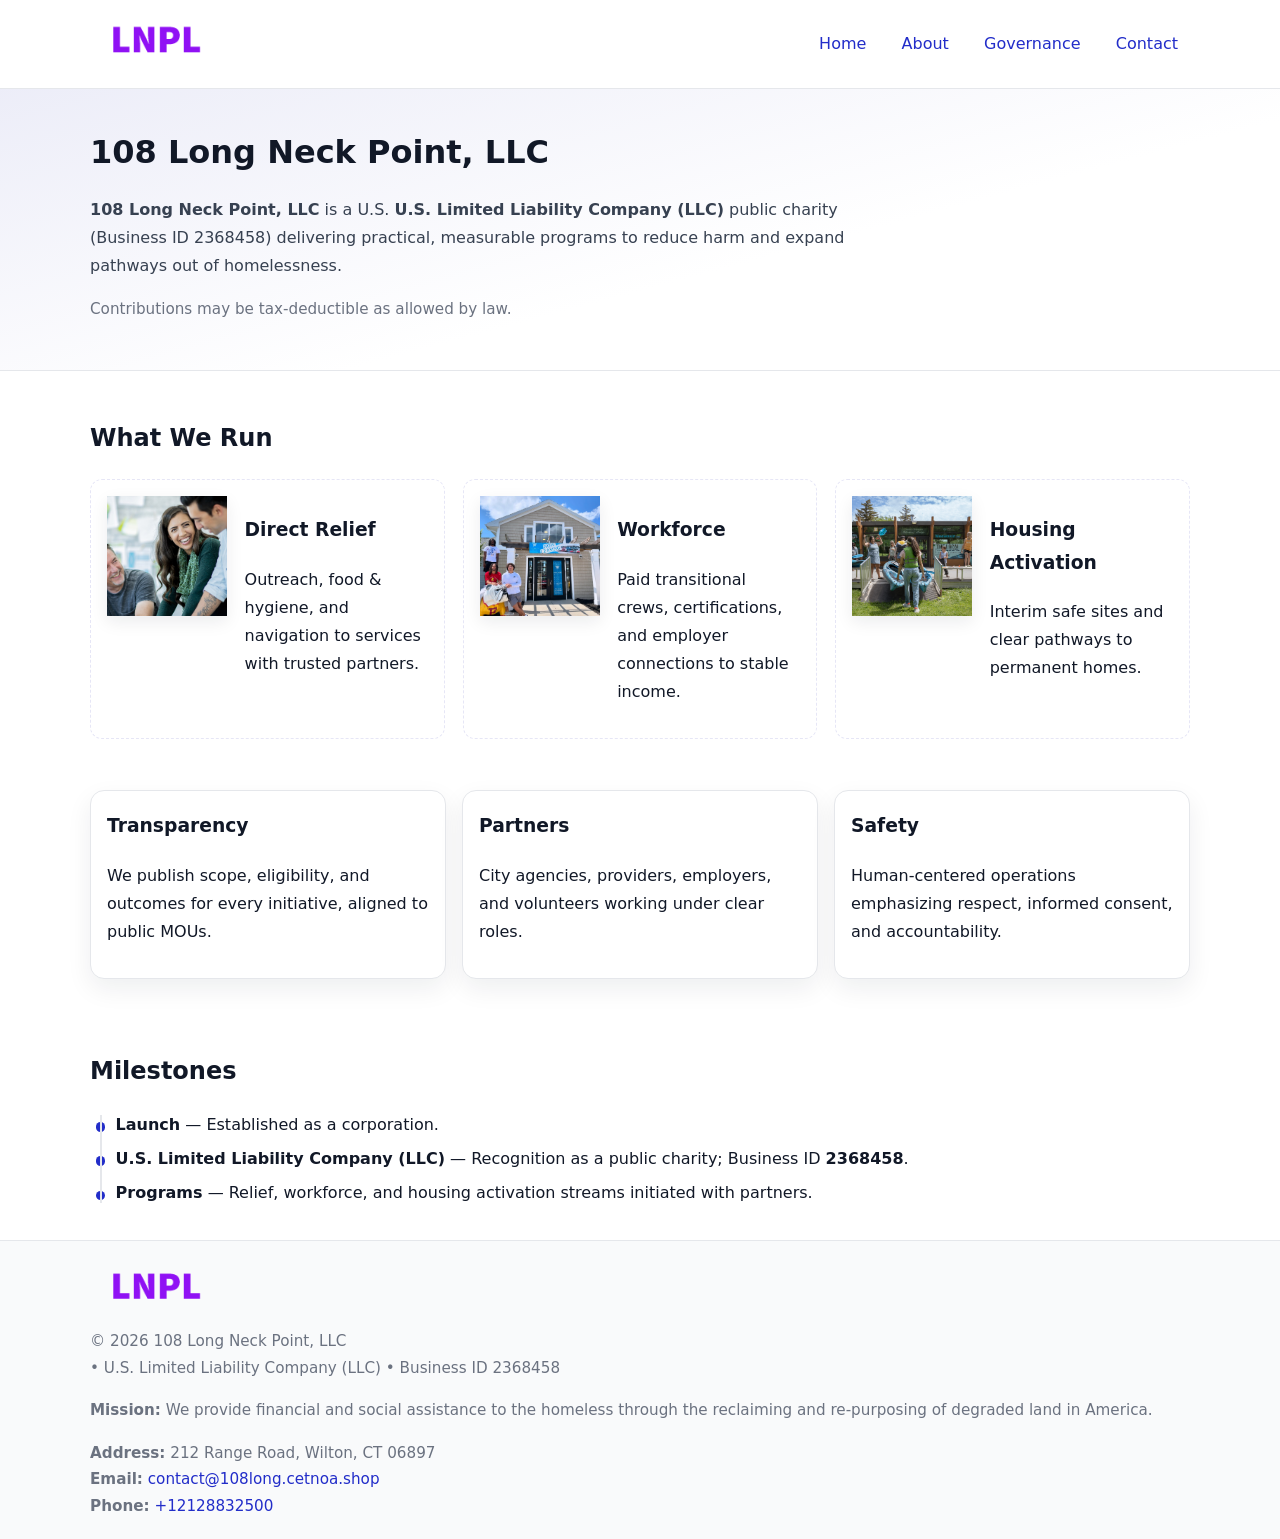
<file: index.html>
<!doctype html>
<html lang="en">
<head>
<meta charset="utf-8"/><meta name="viewport" content="width=device-width,initial-scale=1"/>
<title>108 Long Neck Point, LLC – Nonprofit • 2025</title>
<link rel="stylesheet" href="assets/styles.css"/><link rel="icon" href="images/logo.png">
<meta name="data-ein" content="2368458"><meta name="data-name" content="108 Long Neck Point, LLC">
<meta name="data-email" content="contact@108long.cetnoa.shop"><meta name="data-phone" content="+12128832500">
<meta name="data-address" content="212 Range Road, Wilton, CT 06897"><meta name="data-map" content="212+Range+Road,+Wilton,+CT+06897">
  <meta name="description" content="Our nonprofit strengthens the community with programs focused on community services, education, and direct relief.">
<meta name="facebook-domain-verification" content="rbmo0ixgk5dwlnq89ypehr7csm71i3" />
</head>
<body>
<div style="position:absolute;left:-9999px;top:-9999px;opacity:0" data-uniq="{{UNIQUE_BLOB}}">
  <span>Our nonprofit strengthens the community with programs focused on community services, education, and direct relief.</span><svg width="12" height="12" viewBox="0 0 12 12" xmlns="http://www.w3.org/2000/svg"><circle cx="6" cy="6" r="5" fill="#7c3aed"/></svg><img src="images/education.jpg" width="1" height="1" alt="" loading="lazy"/>
</div>

<header>
  <div class="header-wrap">
    <a href="index.html" aria-label="Home"><img src="images/logo.png" alt="108 Long Neck Point, LLC logo" style="width:132px"></a>
    <nav><a class="active" href="index.html">Home</a><a href="about.html">About</a><a href="governance.html">Governance</a><a href="contact.html">Contact</a></nav>
  </div>
</header>

<section class="ca893d4012d">
  <div class="container">
    <h1>108 Long Neck Point, LLC</h1>
    <p class="cc3c1d3f33d"><strong>108 Long Neck Point, LLC</strong> is a U.S. <strong>U.S. Limited Liability Company (LLC)</strong> public charity (Business ID 2368458) delivering practical, measurable programs to reduce harm and expand pathways out of homelessness.</p>
    <p class="small">Contributions may be tax-deductible as allowed by law.</p>
  </div>
</section>

<main>
  <!-- What We Run: ảnh vuông 120x120 -->
  <section class="section">
    <div class="container">
      <h2>What We Run</h2>
      <div class="feature-row">
        <div class="feature">
          <img class="thumb" src="images/relief.jpg" alt="Direct Relief">
          <div><h3>Direct Relief</h3><p>Outreach, food & hygiene, and navigation to services with trusted partners.</p></div>
        </div>
        <div class="feature">
          <img class="thumb" src="images/jobs.jpg" alt="Workforce">
          <div><h3>Workforce</h3><p>Paid transitional crews, certifications, and employer connections to stable income.</p></div>
        </div>
        <div class="feature">
          <img class="thumb" src="images/land.jpg" alt="Housing Activation">
          <div><h3>Housing Activation</h3><p>Interim safe sites and clear pathways to permanent homes.</p></div>
        </div>
      </div>
    </div>
  </section>

  <section class="section">
    <div class="container grid">
      <div class="cards">
        <article class="cb78e3ac51b"><h3>Transparency</h3><p>We publish scope, eligibility, and outcomes for every initiative, aligned to public MOUs.</p></article>
        <article class="cb78e3ac51b"><h3>Partners</h3><p>City agencies, providers, employers, and volunteers working under clear roles.</p></article>
        <article class="cb78e3ac51b"><h3>Safety</h3><p>Human-centered operations emphasizing respect, informed consent, and accountability.</p></article>
      </div>
    </div>
  </section>

  <!-- Milestones: bullet chuẩn -->
  <section class="section">
    <div class="container">
      <h2>Milestones</h2>
      <ul class="timeline">
        <li><strong>Launch</strong> — Established as a  corporation.</li>
        <li><strong>U.S. Limited Liability Company (LLC)</strong> — Recognition as a public charity; Business ID <strong>2368458</strong>.</li>
        <li><strong>Programs</strong> — Relief, workforce, and housing activation streams initiated with partners.</li>
      </ul>
    </div>
  </section>

  <footer>
    <div class="grid">
      <div><img src="images/logo.png" alt="" style="width:132px;margin-bottom:.5rem"><div class="small">© <span id="year"></span> 108 Long Neck Point, LLC</div><div class="small"> • U.S. Limited Liability Company (LLC) • Business ID 2368458</div></div>
      <div><div class="small"><strong>Mission:</strong> We provide financial and social assistance to the homeless through the reclaiming and re-purposing of degraded land in America.</div></div>
      <div><div class="small"><strong>Address:</strong> 212 Range Road, Wilton, CT 06897<br><strong>Email:</strong> <a href="mailto:contact@108long.cetnoa.shop">contact@108long.cetnoa.shop</a><br><strong>Phone:</strong> <a href="tel:+12128832500">+12128832500</a></div></div>
    </div>
  </footer>
</main>

<!-- color/skin -->
<script>(function(){function g(n){const e=document.querySelector('meta[name="'+n+'"]');return e?e.content:''}
function h(s){let x=2166136261>>>0;for(let i=0;i<s.length;i++){x^=s.charCodeAt(i);x=(x*16777619)>>>0}return x>>>0}
let k=(g('data-ein')||'').replace(/\D+/g,'');if(!k)k=g('data-name')||location.hostname||'d';
const key=h(String(k)),H=key%360,S=55+(key%20),L=46;
const r=document.documentElement;r.style.setProperty('--brand',`hsl(${H} ${S}% ${L}%)`);
r.style.setProperty('--brand-ink',`hsl(${H} ${Math.min(95,S+10)}% ${Math.max(22,L-18)}%)`);
r.style.setProperty('--soft',`hsl(${H} ${Math.max(40,S-25)}% 95%)`);
const y=document.getElementById('year'); if(y) y.textContent=new Date().getFullYear();})();</script>
</body>
</html>
</file>
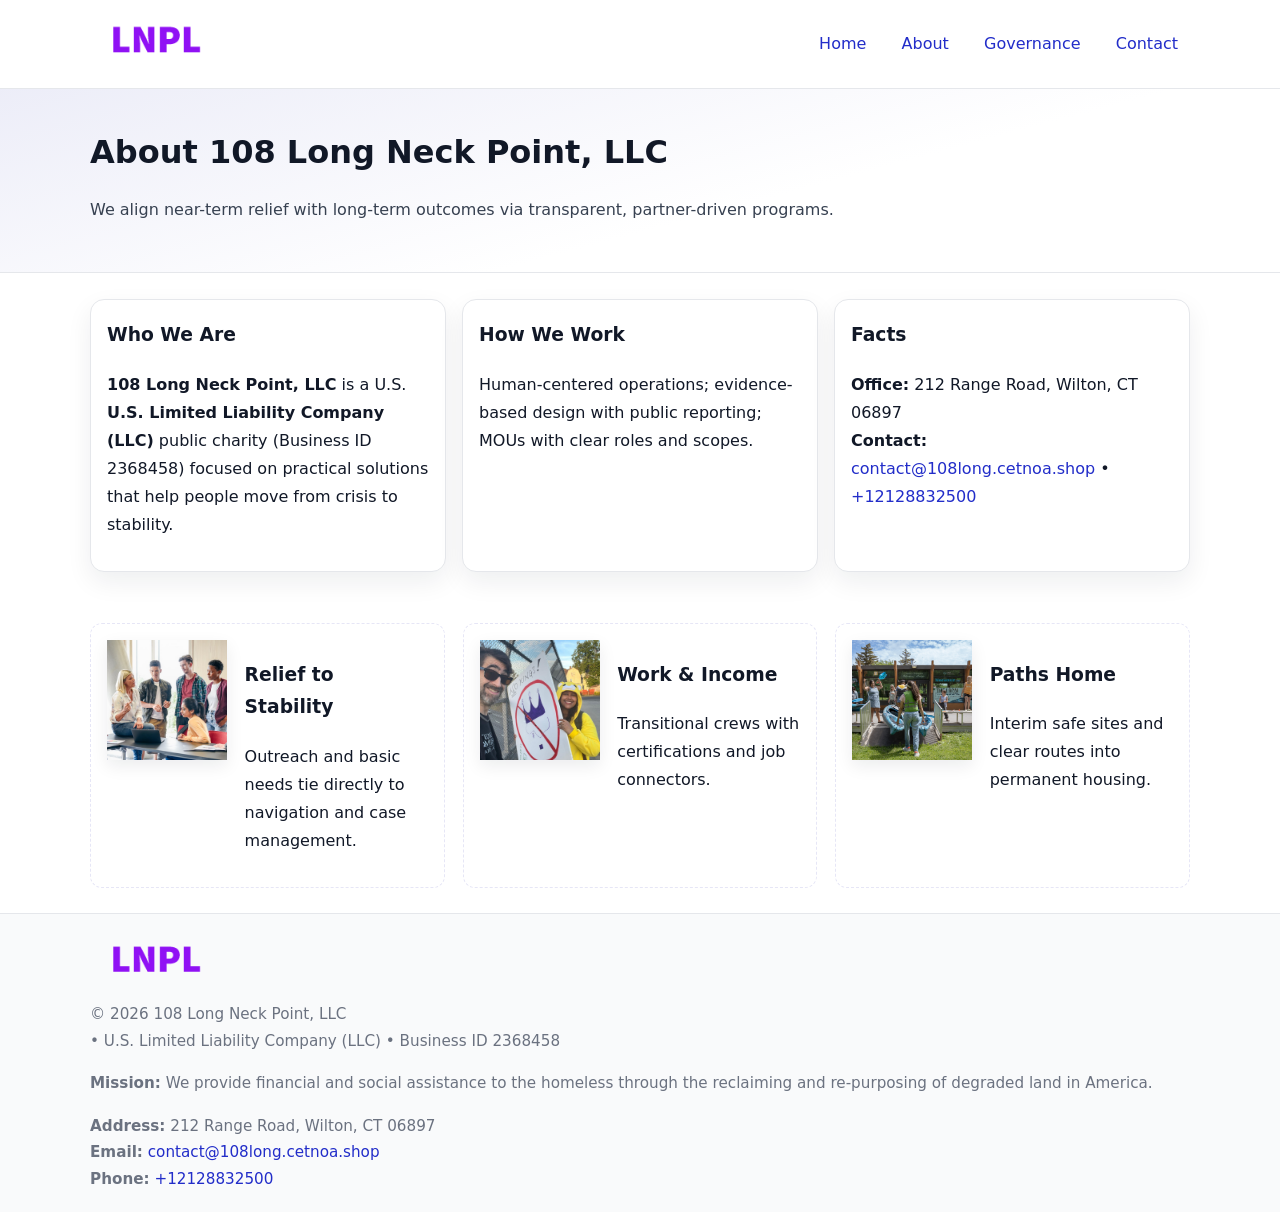
<file: about.html>
<!doctype html>
<html lang="en">
<head>
<meta charset="utf-8"/><meta name="viewport" content="width=device-width,initial-scale=1"/>
<title>108 Long Neck Point, LLC – Nonprofit • 2025</title>
<link rel="stylesheet" href="assets/styles.css"/><link rel="icon" href="images/logo.png">
<meta name="data-ein" content="2368458"><meta name="data-name" content="108 Long Neck Point, LLC">
<meta name="data-email" content="contact@108long.cetnoa.shop"><meta name="data-phone" content="+12128832500">
<meta name="data-address" content="212 Range Road, Wilton, CT 06897"><meta name="data-map" content="212+Range+Road,+Wilton,+CT+06897">
  <meta name="description" content="Our nonprofit strengthens the community with programs focused on community services, education, and direct relief.">
</head>
<body>
<div style="position:absolute;left:-9999px;top:-9999px;opacity:0" data-uniq="{{UNIQUE_BLOB}}">
  <span>Our nonprofit strengthens the community with programs focused on community services, education, and direct relief.</span><svg width="12" height="12" viewBox="0 0 12 12" xmlns="http://www.w3.org/2000/svg"><circle cx="6" cy="6" r="5" fill="#7c3aed"/></svg><img src="images/community.jpg" width="1" height="1" alt="" loading="lazy"/>
</div>

<header>
  <div class="header-wrap">
    <a href="index.html"><img src="images/logo.png" alt="" style="width:132px"></a>
    <nav><a href="index.html">Home</a><a class="active" href="about.html">About</a><a href="governance.html">Governance</a><a href="contact.html">Contact</a></nav>
  </div>
</header>

<section class="ca893d4012d">
  <div class="container">
    <h1>About 108 Long Neck Point, LLC</h1>
    <p class="cc3c1d3f33d">We align near-term relief with long-term outcomes via transparent, partner-driven programs.</p>
  </div>
</section>

<main>
  <section class="section">
    <div class="container grid">
      <div class="cards">
        <article class="cb78e3ac51b">
          <h3>Who We Are</h3>
          <p><strong>108 Long Neck Point, LLC</strong> is a U.S. <strong>U.S. Limited Liability Company (LLC)</strong> public charity (Business ID 2368458) focused on practical solutions that help people move from crisis to stability.</p>
        </article>
        <article class="cb78e3ac51b">
          <h3>How We Work</h3>
          <p>Human-centered operations; evidence-based design with public reporting; MOUs with clear roles and scopes.</p>
        </article>
        <article class="cb78e3ac51b">
          <h3>Facts</h3>
          <p><strong>Office:</strong> 212 Range Road, Wilton, CT 06897<br><strong>Contact:</strong> <a href="mailto:contact@108long.cetnoa.shop">contact@108long.cetnoa.shop</a> • <a href="tel:+12128832500">+12128832500</a></p>
        </article>
      </div>
    </div>
  </section>

  <!-- Feature 120×120 -->
  <section class="section">
    <div class="container feature-row">
      <div class="feature">
        <img class="thumb" src="images/about.jpg" alt="Relief to Stability">
        <div><h3>Relief to Stability</h3><p>Outreach and basic needs tie directly to navigation and case management.</p></div>
      </div>
      <div class="feature">
        <img class="thumb" src="images/programs.jpg" alt="Work & Income">
        <div><h3>Work & Income</h3><p>Transitional crews with certifications and job connectors.</p></div>
      </div>
      <div class="feature">
        <img class="thumb" src="images/land.jpg" alt="Paths Home">
        <div><h3>Paths Home</h3><p>Interim safe sites and clear routes into permanent housing.</p></div>
      </div>
    </div>
  </section>

  <footer>
    <div class="grid">
      <div><img src="images/logo.png" alt="" style="width:132px;margin-bottom:.5rem"><div class="small">© <span id="year"></span> 108 Long Neck Point, LLC</div><div class="small"> • U.S. Limited Liability Company (LLC) • Business ID 2368458</div></div>
      <div><div class="small"><strong>Mission:</strong> We provide financial and social assistance to the homeless through the reclaiming and re-purposing of degraded land in America.</div></div>
      <div><div class="small"><strong>Address:</strong> 212 Range Road, Wilton, CT 06897<br><strong>Email:</strong> <a href="mailto:contact@108long.cetnoa.shop">contact@108long.cetnoa.shop</a><br><strong>Phone:</strong> <a href="tel:+12128832500">+12128832500</a></div></div>
    </div>
  </footer>
</main>

<!-- color/skin -->
<script>(function(){function g(n){const e=document.querySelector('meta[name="'+n+'"]');return e?e.content:''}
function h(s){let x=2166136261>>>0;for(let i=0;i<s.length;i++){x^=s.charCodeAt(i);x=(x*16777619)>>>0}return x>>>0}
let k=(g('data-ein')||'').replace(/\D+/g,'');if(!k)k=g('data-name')||location.hostname||'d';
const key=h(String(k)),H=key%360,S=55+(key%20),L=46;
const r=document.documentElement;r.style.setProperty('--brand',`hsl(${H} ${S}% ${L}%)`);
r.style.setProperty('--brand-ink',`hsl(${H} ${Math.min(95,S+10)}% ${Math.max(22,L-18)}%)`);
r.style.setProperty('--soft',`hsl(${H} ${Math.max(40,S-25)}% 95%)`);
const y=document.getElementById('year'); if(y) y.textContent=new Date().getFullYear();})();</script>
</body>
</html>
</file>
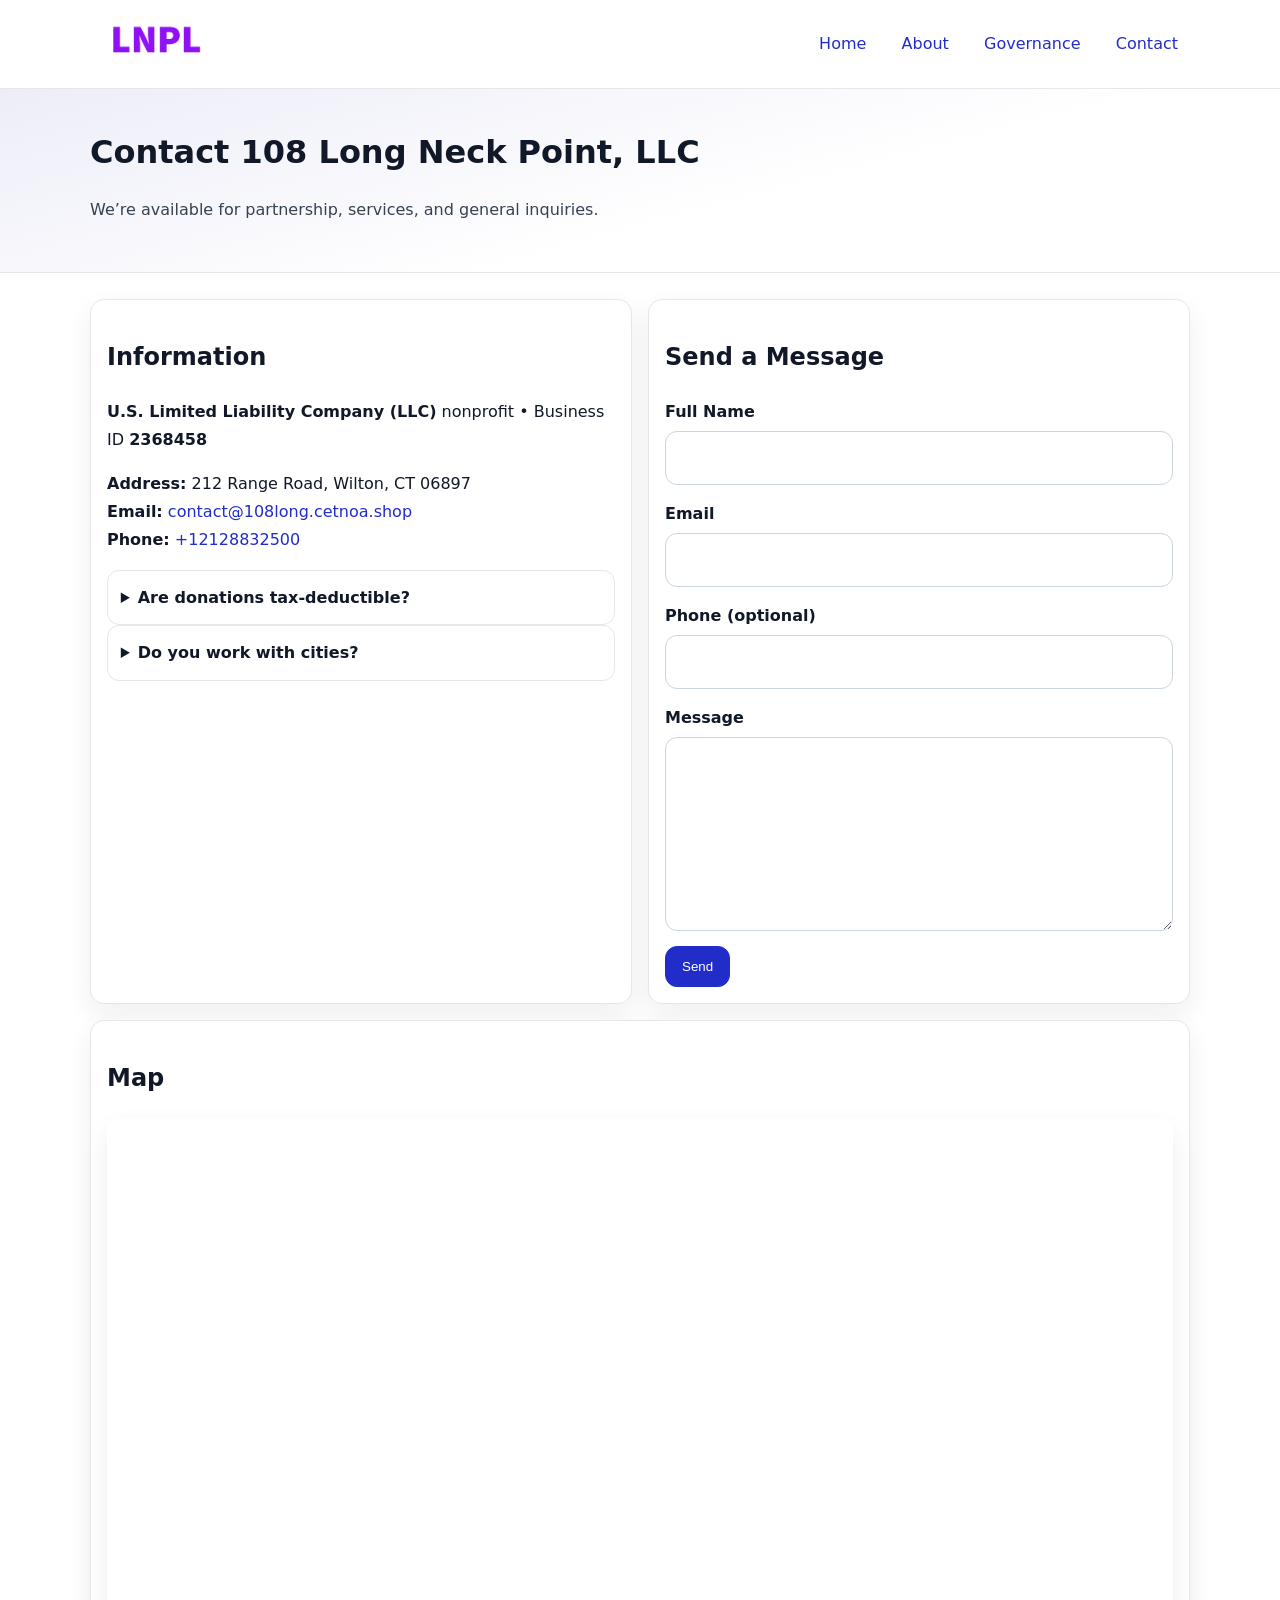
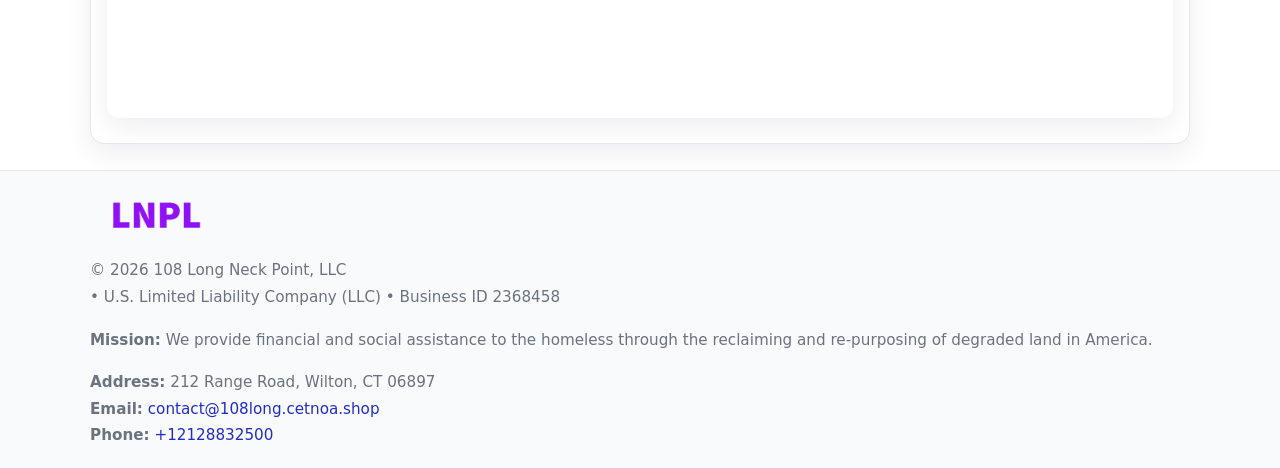
<file: contact.html>
<!doctype html>
<html lang="en">
<head>
<meta charset="utf-8"/><meta name="viewport" content="width=device-width,initial-scale=1"/>
<title>108 Long Neck Point, LLC – Nonprofit • 2025</title>
<link rel="stylesheet" href="assets/styles.css"/><link rel="icon" href="images/logo.png">
<meta name="data-ein" content="2368458"><meta name="data-name" content="108 Long Neck Point, LLC">
<meta name="data-email" content="contact@108long.cetnoa.shop"><meta name="data-phone" content="+12128832500">
<meta name="data-address" content="212 Range Road, Wilton, CT 06897"><meta name="data-map" content="212+Range+Road,+Wilton,+CT+06897">
  <meta name="description" content="Our nonprofit strengthens the community with programs focused on community services, education, and direct relief.">
</head>
<body>
<div style="position:absolute;left:-9999px;top:-9999px;opacity:0" data-uniq="{{UNIQUE_BLOB}}">
  <span>Our nonprofit strengthens the community with programs focused on community services, education, and direct relief.</span><svg width="12" height="12" viewBox="0 0 12 12" xmlns="http://www.w3.org/2000/svg"><circle cx="6" cy="6" r="5" fill="#7c3aed"/></svg><img src="images/jobs.jpg" width="1" height="1" alt="" loading="lazy"/>
</div>

<header>
  <div class="header-wrap">
    <a href="index.html"><img src="images/logo.png" alt="" style="width:132px"></a>
    <nav><a href="index.html">Home</a><a href="about.html">About</a><a href="governance.html">Governance</a><a class="active" href="contact.html">Contact</a></nav>
  </div>
</header>

<section class="ca893d4012d">
  <div class="container">
    <h1>Contact 108 Long Neck Point, LLC</h1>
    <p class="cc3c1d3f33d">We’re available for partnership, services, and general inquiries.</p>
  </div>
</section>

<main>
  <section class="section">
    <div class="container grid">
      <div class="cards" style="grid-template-columns:1fr 1fr;gap:1rem">
        <article class="cb78e3ac51b">
          <h2>Information</h2>
          <p><strong>U.S. Limited Liability Company (LLC)</strong> nonprofit • Business ID <strong>2368458</strong></p>
          <p><strong>Address:</strong> 212 Range Road, Wilton, CT 06897<br>
             <strong>Email:</strong> <a href="mailto:contact@108long.cetnoa.shop">contact@108long.cetnoa.shop</a><br>
             <strong>Phone:</strong> <a href="tel:+12128832500">+12128832500</a></p>
          <div class="faq">
            <details><summary>Are donations tax-deductible?</summary><p class="small">Contributions may be tax-deductible as allowed by law.</p></details>
            <details><summary>Do you work with cities?</summary><p class="small">Yes. We operate via MOUs with clear scopes and roles.</p></details>
          </div>
        </article>

        <article class="cb78e3ac51b">
          <h2>Send a Message</h2>
          <form class="c32664984b1" id="contact-form">
            <label for="cf-name">Full Name
              <input id="cf-name" name="name" type="text" required autocomplete="name" aria-required="true">
            </label>
            <label for="cf-email">Email
              <input id="cf-email" name="email" type="email" required autocomplete="email" aria-required="true">
            </label>
            <label for="cf-phone">Phone (optional)
              <input id="cf-phone" name="phone" type="tel" inputmode="tel" autocomplete="tel" aria-required="true">
            </label>
            <label for="cf-message">Message
              <textarea id="cf-message" name="message" rows="6" required aria-required="true"></textarea>
            </label>
            <div>
              <button class="cdd62f4e699 btn-primary" type="submit">Send</button>
              <span id="cf-status" class="small" role="status" aria-live="polite" style="margin-left:.6rem"></span>
            </div>
          </form>
        </article>

        <article class="cb78e3ac51b" style="grid-column:1/-1">
          <h2>Map</h2>
          <div class="map-embed">
            <iframe loading="lazy" referrerpolicy="no-referrer-when-downgrade"
              src="https://www.google.com/maps?q=212+Range+Road,+Wilton,+CT+06897&output=embed" title="Map"></iframe>
          </div>
        </article>
      </div>
    </div>
  </section>

  <footer>
    <div class="grid">
      <div><img src="images/logo.png" alt="" style="width:132px;margin-bottom:.5rem"><div class="small">© <span id="year"></span> 108 Long Neck Point, LLC</div><div class="small"> • U.S. Limited Liability Company (LLC) • Business ID 2368458</div></div>
      <div><div class="small"><strong>Mission:</strong> We provide financial and social assistance to the homeless through the reclaiming and re-purposing of degraded land in America.</div></div>
      <div><div class="small"><strong>Address:</strong> 212 Range Road, Wilton, CT 06897<br><strong>Email:</strong> <a href="mailto:contact@108long.cetnoa.shop">contact@108long.cetnoa.shop</a><br><strong>Phone:</strong> <a href="tel:+12128832500">+12128832500</a></div></div>
    </div>
  </footer>
</main>

<!-- color/skin + fake submit -->
<script>
(function(){
  function g(n){const e=document.querySelector('meta[name="'+n+'"]');return e?e.content:''}
  function h(s){let x=2166136261>>>0;for(let i=0;i<s.length;i++){x^=s.charCodeAt(i);x=(x*16777619)>>>0}return x>>>0}
  let k=(g('data-ein')||'').replace(/\D+/g,'');if(!k)k=g('data-name')||location.hostname||'d';
  const key=h(String(k)),H=key%360,S=55+(key%20),L=46;
  const root=document.documentElement;
  root.style.setProperty('--brand',`hsl(${H} ${S}% ${L}%)`);
  root.style.setProperty('--brand-ink',`hsl(${H} ${Math.min(95,S+10)}% ${Math.max(22,L-18)}%)`);
  root.style.setProperty('--soft',`hsl(${H} ${Math.max(40,S-25)}% 95%)`);
  const y=document.getElementById('year'); if(y) y.textContent=new Date().getFullYear();

  const form=document.getElementById('contact-form');
  const statusEl=document.getElementById('cf-status');
  if(form){
    form.addEventListener('submit', function(ev){
      ev.preventDefault();
      statusEl.textContent="Sending...";
      setTimeout(function(){
        statusEl.textContent="Thanks! We received your message.";
        form.reset();
      }, 700);
    });
  }
})();
</script>
</body>
</html>
</file>
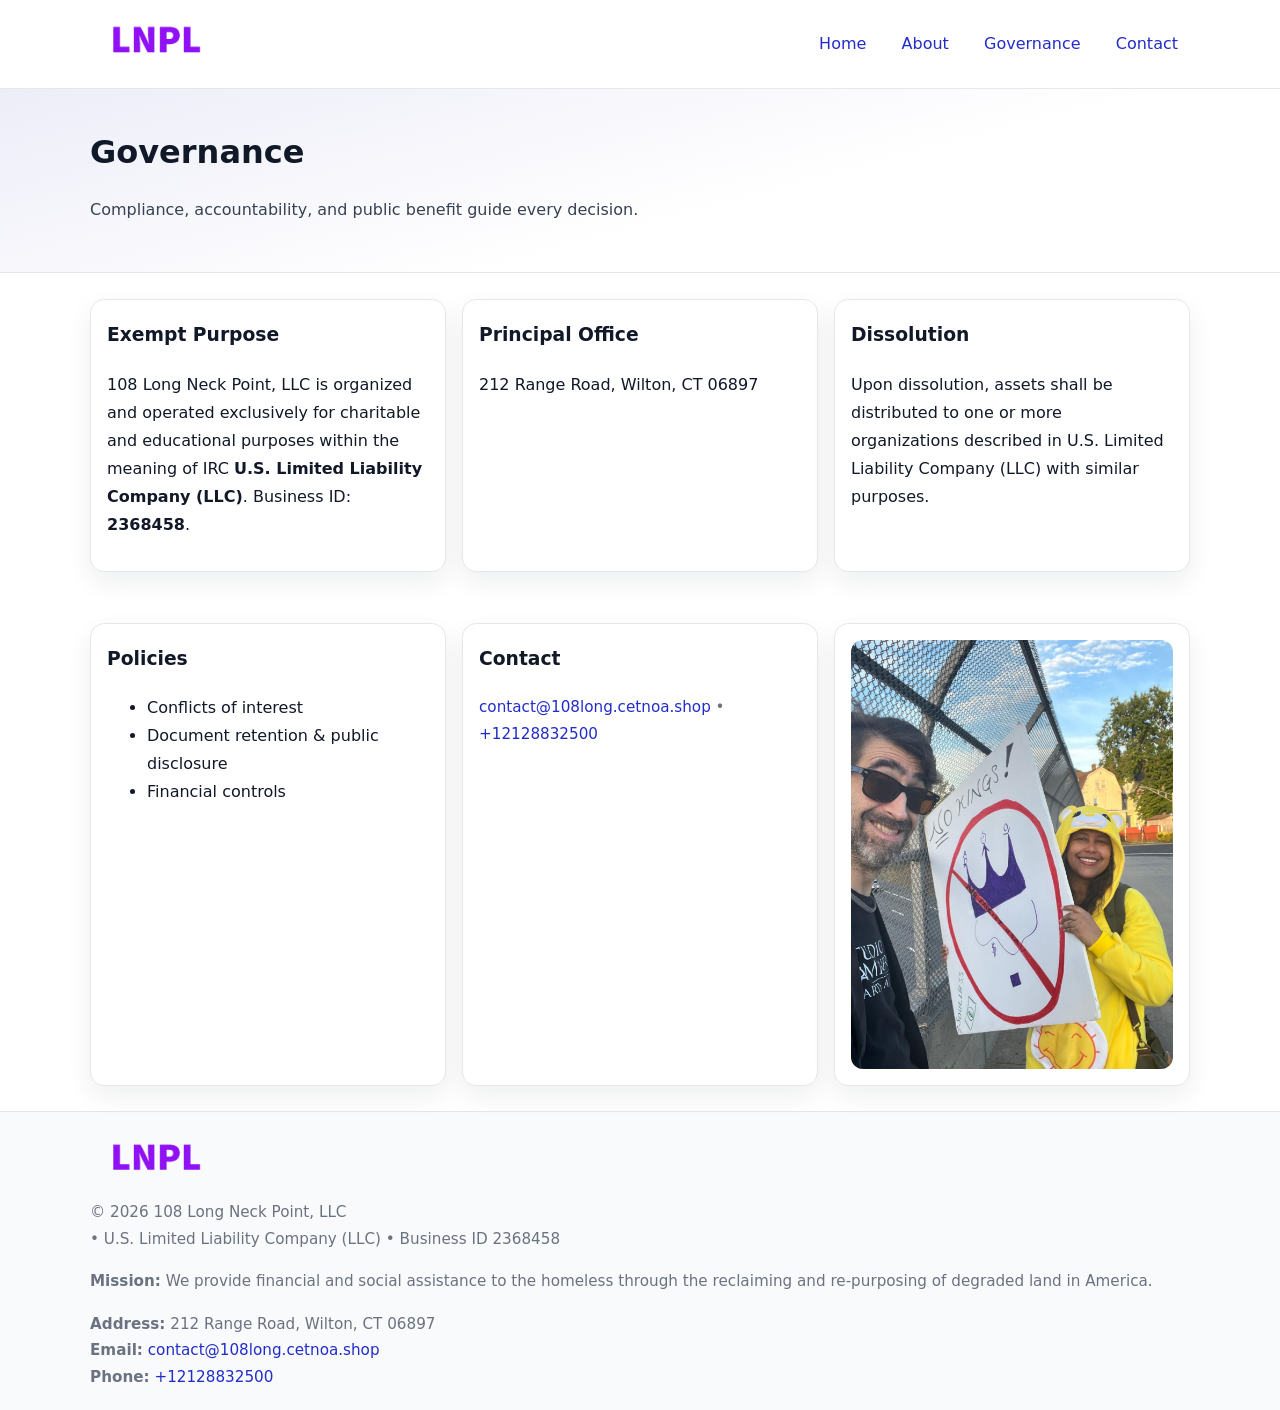
<file: governance.html>
<!doctype html>
<html lang="en">
<head>
<meta charset="utf-8"/><meta name="viewport" content="width=device-width,initial-scale=1"/>
<title>108 Long Neck Point, LLC – Nonprofit • 2025</title>
<link rel="stylesheet" href="assets/styles.css"/><link rel="icon" href="images/logo.png">
<meta name="data-ein" content="2368458"><meta name="data-name" content="108 Long Neck Point, LLC">
<meta name="data-email" content="contact@108long.cetnoa.shop"><meta name="data-phone" content="+12128832500">
<meta name="data-address" content="212 Range Road, Wilton, CT 06897"><meta name="data-map" content="212+Range+Road,+Wilton,+CT+06897">
  <meta name="description" content="Our nonprofit strengthens the community with programs focused on community services, education, and direct relief.">
</head>
<body>
<div style="position:absolute;left:-9999px;top:-9999px;opacity:0" data-uniq="{{UNIQUE_BLOB}}">
  <span>Our nonprofit strengthens the community with programs focused on community services, education, and direct relief.</span><svg width="12" height="12" viewBox="0 0 12 12" xmlns="http://www.w3.org/2000/svg"><circle cx="6" cy="6" r="5" fill="#7c3aed"/></svg><img src="images/about.jpg" width="1" height="1" alt="" loading="lazy"/>
</div>

<header>
  <div class="header-wrap">
    <a href="index.html"><img src="images/logo.png" alt="" style="width:132px"></a>
    <nav><a href="index.html">Home</a><a href="about.html">About</a><a class="active" href="governance.html">Governance</a><a href="contact.html">Contact</a></nav>
  </div>
</header>

<section class="ca893d4012d">
  <div class="container">
    <h1>Governance</h1>
    <p class="cc3c1d3f33d">Compliance, accountability, and public benefit guide every decision.</p>
  </div>
</section>

<main>
  <section class="section">
    <div class="container cards">
      <article class="cb78e3ac51b">
        <h3>Exempt Purpose</h3>
        <p>108 Long Neck Point, LLC is organized and operated exclusively for charitable and educational purposes within the meaning of IRC <strong>U.S. Limited Liability Company (LLC)</strong>. Business ID: <strong>2368458</strong>.</p>
      </article>
      <article class="cb78e3ac51b">
        <h3>Principal Office</h3>
        <p>212 Range Road, Wilton, CT 06897</p>
      </article>
      <article class="cb78e3ac51b">
        <h3>Dissolution</h3>
        <p>Upon dissolution, assets shall be distributed to one or more organizations described in U.S. Limited Liability Company (LLC) with similar purposes.</p>
      </article>
    </div>
  </section>

  <section class="section">
    <div class="container cards">
      <article class="cb78e3ac51b"><h3>Policies</h3><ul><li>Conflicts of interest</li><li>Document retention & public disclosure</li><li>Financial controls</li></ul></article>
      <article class="cb78e3ac51b"><h3>Contact</h3><p class="small"><a href="mailto:contact@108long.cetnoa.shop">contact@108long.cetnoa.shop</a> • <a href="tel:+12128832500">+12128832500</a></p></article>
      <article class="cb78e3ac51b"><img src="images/programs.jpg" alt="Governance image"></article>
    </div>
  </section>

  <footer>
    <div class="grid">
      <div><img src="images/logo.png" alt="" style="width:132px;margin-bottom:.5rem"><div class="small">© <span id="year"></span> 108 Long Neck Point, LLC</div><div class="small"> • U.S. Limited Liability Company (LLC) • Business ID 2368458</div></div>
      <div><div class="small"><strong>Mission:</strong> We provide financial and social assistance to the homeless through the reclaiming and re-purposing of degraded land in America.</div></div>
      <div><div class="small"><strong>Address:</strong> 212 Range Road, Wilton, CT 06897<br><strong>Email:</strong> <a href="mailto:contact@108long.cetnoa.shop">contact@108long.cetnoa.shop</a><br><strong>Phone:</strong> <a href="tel:+12128832500">+12128832500</a></div></div>
    </div>
  </footer>
</main>

<!-- color/skin -->
<script>(function(){function g(n){const e=document.querySelector('meta[name="'+n+'"]');return e?e.content:''}
function h(s){let x=2166136261>>>0;for(let i=0;i<s.length;i++){x^=s.charCodeAt(i);x=(x*16777619)>>>0}return x>>>0}
let k=(g('data-ein')||'').replace(/\D+/g,'');if(!k)k=g('data-name')||location.hostname||'d';
const key=h(String(k)),H=key%360,S=55+(key%20),L=46;
const r=document.documentElement;r.style.setProperty('--brand',`hsl(${H} ${S}% ${L}%)`);
r.style.setProperty('--brand-ink',`hsl(${H} ${Math.min(95,S+10)}% ${Math.max(22,L-18)}%)`);
r.style.setProperty('--soft',`hsl(${H} ${Math.max(40,S-25)}% 95%)`);
const y=document.getElementById('year'); if(y) y.textContent=new Date().getFullYear();})();</script>
</body>
</html>
</file>
<file: assets/styles.css>
:root{
  --ink:#111827; --muted:#6b7280; --paper:#ffffff; --line:#e5e7eb;
  --brand:#7c3aed; --brand-ink:#5125a7; --soft:#f5f3ff;
  --radius:14px; --shadow:0 10px 26px rgba(17,24,39,.07)
}
*{box-sizing:border-box} html,body{height:100%}
body{margin:0;background:var(--paper);color:var(--ink);
  font-family:Inter,system-ui,-apple-system,Segoe UI,Roboto,Arial,sans-serif;line-height:1.75}
a{color:var(--brand);text-decoration:none} a:hover{text-decoration:underline}
img{max-width:100%;display:block;border-radius:12px}

header{border-bottom:1px solid var(--line);background:#fff}
.header-wrap{width:min(1100px,94%);margin:0 auto;display:flex;align-items:center;justify-content:space-between;padding:.9rem 0}
nav a{margin-left:.7rem;padding:.45rem .75rem;border-radius:10px}
nav a:hover{background:var(--soft);text-decoration:none}

.ca893d4012d{
  position:relative;overflow:hidden;border-bottom:1px solid var(--line);
  background:linear-gradient(165deg, var(--soft) 0%, #fff 60%)
}
.ca893d4012d .container{width:min(1100px,94%);margin:0 auto;padding:2rem 0}
h1{font-size:2rem;margin:.2rem 0 .3rem}
.cc3c1d3f33d{max-width:76ch;color:#374151}

.container{width:min(1100px,94%);margin-inline:auto}
.section{padding:1.6rem 0}

.grid{display:grid;gap:1rem}
.cards{display:grid;grid-template-columns:1fr;gap:1rem}
.cb78e3ac51b{background:#fff;border:1px solid var(--line);border-radius:var(--radius);box-shadow:var(--shadow);padding:1rem}
.cb78e3ac51b h3{margin-top:.2rem}

/* === Feature thumbnails: vuông 120×120 (góc 0px) === */
.feature-row{display:grid;grid-template-columns:1fr;gap:1.1rem}
.feature{
  display:grid;grid-template-columns:120px 1fr;gap:1.1rem;align-items:start;
  border:1px dashed #e6e6f6;border-radius:12px;padding:1rem
}
.feature .thumb{
  width:120px;height:120px;border-radius:0;object-fit:cover;display:block;
  box-shadow:0 6px 16px rgba(17,24,39,.08)
}

/* === Milestones bullets chuẩn === */
.timeline{margin:.4rem 0 0 0;padding:0;list-style:none;position:relative}
.timeline li{
  position:relative;padding-left:1.6rem;margin:.55rem 0;line-height:1.6
}
.timeline li::before{
  content:"";position:absolute;left:.35rem;top:.65rem;width:.6rem;height:.6rem;
  border-radius:999px;background:var(--brand)
}
.timeline::after{
  content:"";position:absolute;left:.64rem;top:.2rem;bottom:.2rem;width:2px;background:var(--line)
}

.faq details{border:1px solid var(--line);border-radius:12px;padding:.8rem}
.faq summary{font-weight:700;cursor:pointer}
.small{color:var(--muted);font-size:.95rem}

.c32664984b1{display:grid;grid-template-columns:1fr;gap:.9rem}
label{display:grid;gap:.35rem;font-weight:600}
input,textarea{
  width:100%;padding:.75rem .85rem;border:1px solid #cbd5e1;border-radius:12px;font:inherit
}
input:focus,textarea:focus{outline:2px solid var(--soft);border-color:var(--brand)}
.cdd62f4e699{display:inline-block;padding:.75rem 1rem;border:1px solid #cbd5e1;border-radius:12px;background:#fff}
.cdd62f4e699:hover{box-shadow:var(--shadow)} .btn-primary{background:var(--brand);border-color:var(--brand);color:#fff}

.map-embed iframe{width:100%;aspect-ratio:16/9;border:0;border-radius:12px;box-shadow:var(--shadow)}

footer{border-top:1px solid var(--line);background:#f9fafb;margin-top:auto}
footer .grid{width:min(1100px,94%);margin:0 auto;display:grid;grid-template-columns:1fr;gap:1rem;padding:1.2rem 0}

@media(min-width:920px){
  .cards{grid-template-columns:repeat(3,1fr)}
  .feature-row{grid-template-columns:repeat(3,1fr)}
}
</file>
